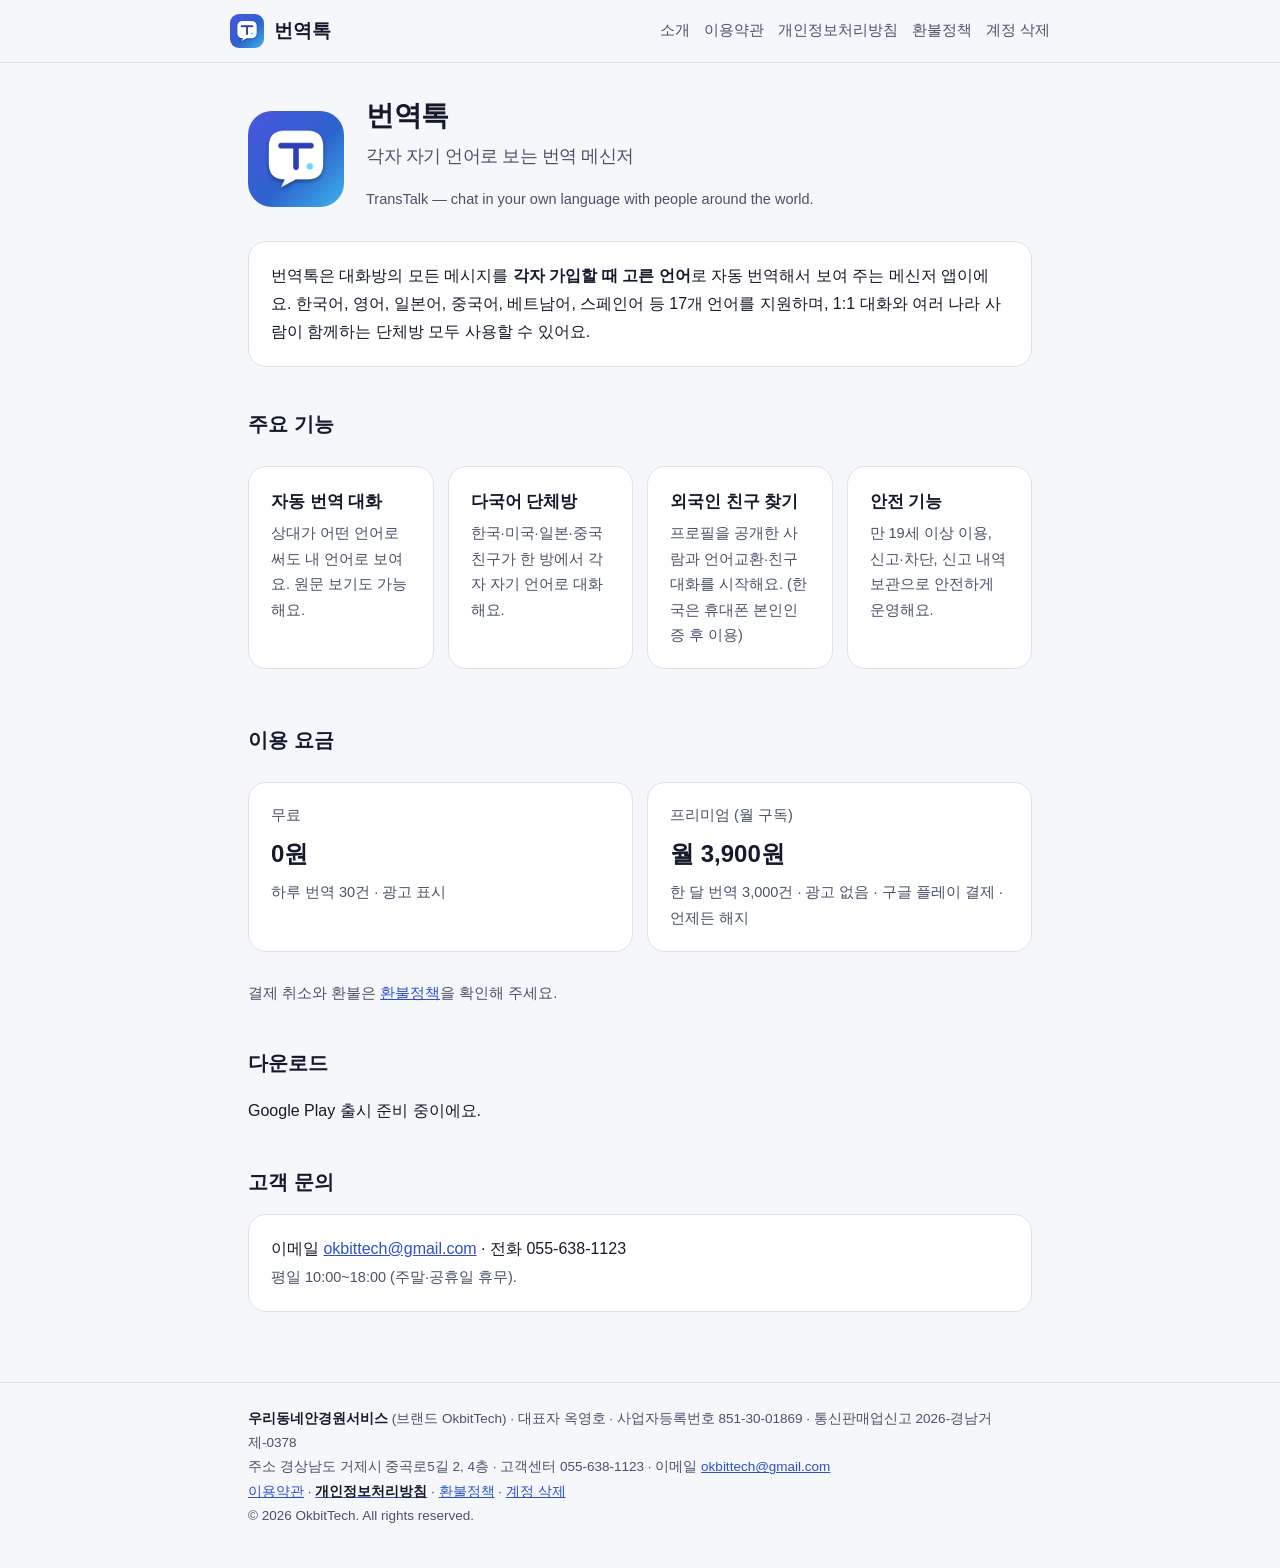
<file: index.html>
<!doctype html>
<html lang="ko"><head><meta charset="utf-8"><meta name="viewport" content="width=device-width,initial-scale=1">
<title>번역톡 · 각자 자기 언어로 대화하는 메신저</title><link rel="icon" href="icon.png"><link rel="stylesheet" href="style.css"></head><body>
<header class="top"><div class="wrap nav"><a class="brand" href="./"><img src="icon.png" alt="">번역톡</a><a class="l" href="./">소개</a><a class="l" href="terms.html">이용약관</a><a class="l" href="privacy.html">개인정보처리방침</a><a class="l" href="refund.html">환불정책</a><a class="l" href="delete-account.html">계정 삭제</a></div></header>
<main><div class="wrap">

<section class="hero"><img src="icon.png" alt="번역톡 아이콘">
<div><h1>번역톡<br><span class="m" style="font-size:18px;font-weight:500">각자 자기 언어로 보는 번역 메신저</span></h1>
<p class="m">TransTalk — chat in your own language with people around the world.</p></div></section>

<div class="card"><p style="margin:0">번역톡은 대화방의 모든 메시지를 <b>각자 가입할 때 고른 언어</b>로 자동 번역해서 보여 주는 메신저 앱이에요. 한국어, 영어, 일본어, 중국어, 베트남어, 스페인어 등 17개 언어를 지원하며, 1:1 대화와 여러 나라 사람이 함께하는 단체방 모두 사용할 수 있어요.</p></div>

<h2>주요 기능</h2>
<div class="grid">
<div class="card"><h3 style="margin-top:0">자동 번역 대화</h3><p class="m" style="margin:0">상대가 어떤 언어로 써도 내 언어로 보여요. 원문 보기도 가능해요.</p></div>
<div class="card"><h3 style="margin-top:0">다국어 단체방</h3><p class="m" style="margin:0">한국·미국·일본·중국 친구가 한 방에서 각자 자기 언어로 대화해요.</p></div>
<div class="card"><h3 style="margin-top:0">외국인 친구 찾기</h3><p class="m" style="margin:0">프로필을 공개한 사람과 언어교환·친구 대화를 시작해요. (한국은 휴대폰 본인인증 후 이용)</p></div>
<div class="card"><h3 style="margin-top:0">안전 기능</h3><p class="m" style="margin:0">만 19세 이상 이용, 신고·차단, 신고 내역 보관으로 안전하게 운영해요.</p></div>
</div>

<h2>이용 요금</h2>
<div class="grid">
<div class="card"><p class="m" style="margin:0">무료</p><p class="price" style="margin:.2em 0">0원</p><p class="m" style="margin:0">하루 번역 30건 · 광고 표시</p></div>
<div class="card"><p class="m" style="margin:0">프리미엄 (월 구독)</p><p class="price" style="margin:.2em 0">월 3,900원</p><p class="m" style="margin:0">한 달 번역 3,000건 · 광고 없음 · 구글 플레이 결제 · 언제든 해지</p></div>
</div>
<p class="m">결제 취소와 환불은 <a href="refund.html">환불정책</a>을 확인해 주세요.</p>

<h2>다운로드</h2>
<p>Google Play 출시 준비 중이에요.</p>

<h2>고객 문의</h2>
<div class="card"><p style="margin:0">이메일 <a href="mailto:okbittech@gmail.com">okbittech@gmail.com</a> · 전화 055-638-1123<br><span class="m">평일 10:00~18:00 (주말·공휴일 휴무).</span></p></div>

</div></main>
<footer><div class="wrap"><b>우리동네안경원서비스</b> (브랜드 OkbitTech) · 대표자 옥영호 · 사업자등록번호 851-30-01869 · 통신판매업신고 2026-경남거제-0378<br>주소 경상남도 거제시 중곡로5길 2, 4층 · 고객센터 055-638-1123 · 이메일 <a href="mailto:okbittech@gmail.com">okbittech@gmail.com</a><br><a href="terms.html">이용약관</a> · <a href="privacy.html"><b>개인정보처리방침</b></a> · <a href="refund.html">환불정책</a> · <a href="delete-account.html">계정 삭제</a><br>© 2026 OkbitTech. All rights reserved.</div></footer>
</body></html>
</file>
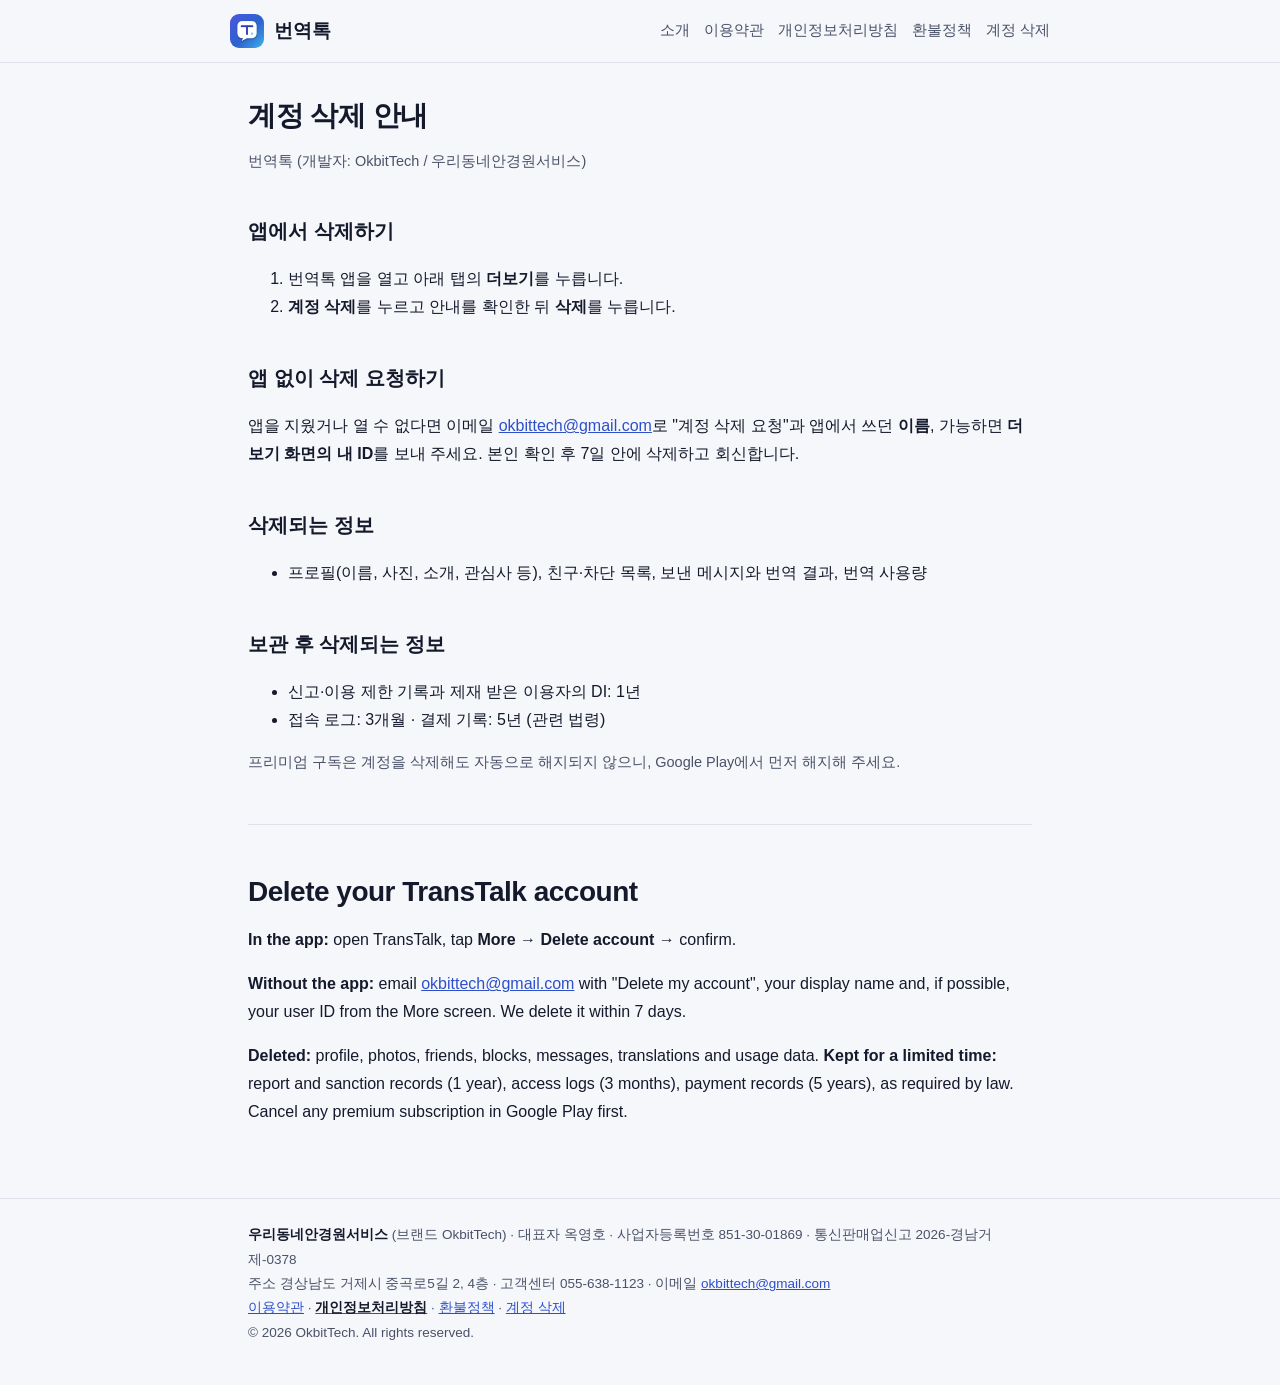
<file: delete-account.html>
<!doctype html>
<html lang="ko"><head><meta charset="utf-8"><meta name="viewport" content="width=device-width,initial-scale=1">
<title>번역톡 계정 삭제 안내 / Delete your account</title><link rel="icon" href="icon.png"><link rel="stylesheet" href="style.css"></head><body>
<header class="top"><div class="wrap nav"><a class="brand" href="./"><img src="icon.png" alt="">번역톡</a><a class="l" href="./">소개</a><a class="l" href="terms.html">이용약관</a><a class="l" href="privacy.html">개인정보처리방침</a><a class="l" href="refund.html">환불정책</a><a class="l" href="delete-account.html">계정 삭제</a></div></header>
<main><div class="wrap">

<h1>계정 삭제 안내</h1><p class="m">번역톡 (개발자: OkbitTech / 우리동네안경원서비스)</p>
<h2>앱에서 삭제하기</h2><ol>
<li>번역톡 앱을 열고 아래 탭의 <b>더보기</b>를 누릅니다.</li>
<li><b>계정 삭제</b>를 누르고 안내를 확인한 뒤 <b>삭제</b>를 누릅니다.</li></ol>
<h2>앱 없이 삭제 요청하기</h2>
<p>앱을 지웠거나 열 수 없다면 이메일 <a href="mailto:okbittech@gmail.com?subject=%EB%B2%88%EC%97%AD%ED%86%A1%20%EA%B3%84%EC%A0%95%20%EC%82%AD%EC%A0%9C%20%EC%9A%94%EC%B2%AD">okbittech@gmail.com</a>로 "계정 삭제 요청"과 앱에서 쓰던 <b>이름</b>, 가능하면 <b>더보기 화면의 내 ID</b>를 보내 주세요. 본인 확인 후 7일 안에 삭제하고 회신합니다.</p>
<h2>삭제되는 정보</h2><ul>
<li>프로필(이름, 사진, 소개, 관심사 등), 친구·차단 목록, 보낸 메시지와 번역 결과, 번역 사용량</li></ul>
<h2>보관 후 삭제되는 정보</h2><ul>
<li>신고·이용 제한 기록과 제재 받은 이용자의 DI: 1년</li>
<li>접속 로그: 3개월 · 결제 기록: 5년 (관련 법령)</li></ul>
<p class="m">프리미엄 구독은 계정을 삭제해도 자동으로 해지되지 않으니, Google Play에서 먼저 해지해 주세요.</p>

<hr style="border:0;border-top:1px solid var(--line);margin:48px 0">
<section lang="en">
<h1>Delete your TransTalk account</h1>
<p><b>In the app:</b> open TransTalk, tap <b>More</b> → <b>Delete account</b> → confirm.</p>
<p><b>Without the app:</b> email <a href="mailto:okbittech@gmail.com?subject=TransTalk%20account%20deletion">okbittech@gmail.com</a> with "Delete my account", your display name and, if possible, your user ID from the More screen. We delete it within 7 days.</p>
<p><b>Deleted:</b> profile, photos, friends, blocks, messages, translations and usage data. <b>Kept for a limited time:</b> report and sanction records (1 year), access logs (3 months), payment records (5 years), as required by law. Cancel any premium subscription in Google Play first.</p>
</section>

</div></main>
<footer><div class="wrap"><b>우리동네안경원서비스</b> (브랜드 OkbitTech) · 대표자 옥영호 · 사업자등록번호 851-30-01869 · 통신판매업신고 2026-경남거제-0378<br>주소 경상남도 거제시 중곡로5길 2, 4층 · 고객센터 055-638-1123 · 이메일 <a href="mailto:okbittech@gmail.com">okbittech@gmail.com</a><br><a href="terms.html">이용약관</a> · <a href="privacy.html"><b>개인정보처리방침</b></a> · <a href="refund.html">환불정책</a> · <a href="delete-account.html">계정 삭제</a><br>© 2026 OkbitTech. All rights reserved.</div></footer>
</body></html>
</file>
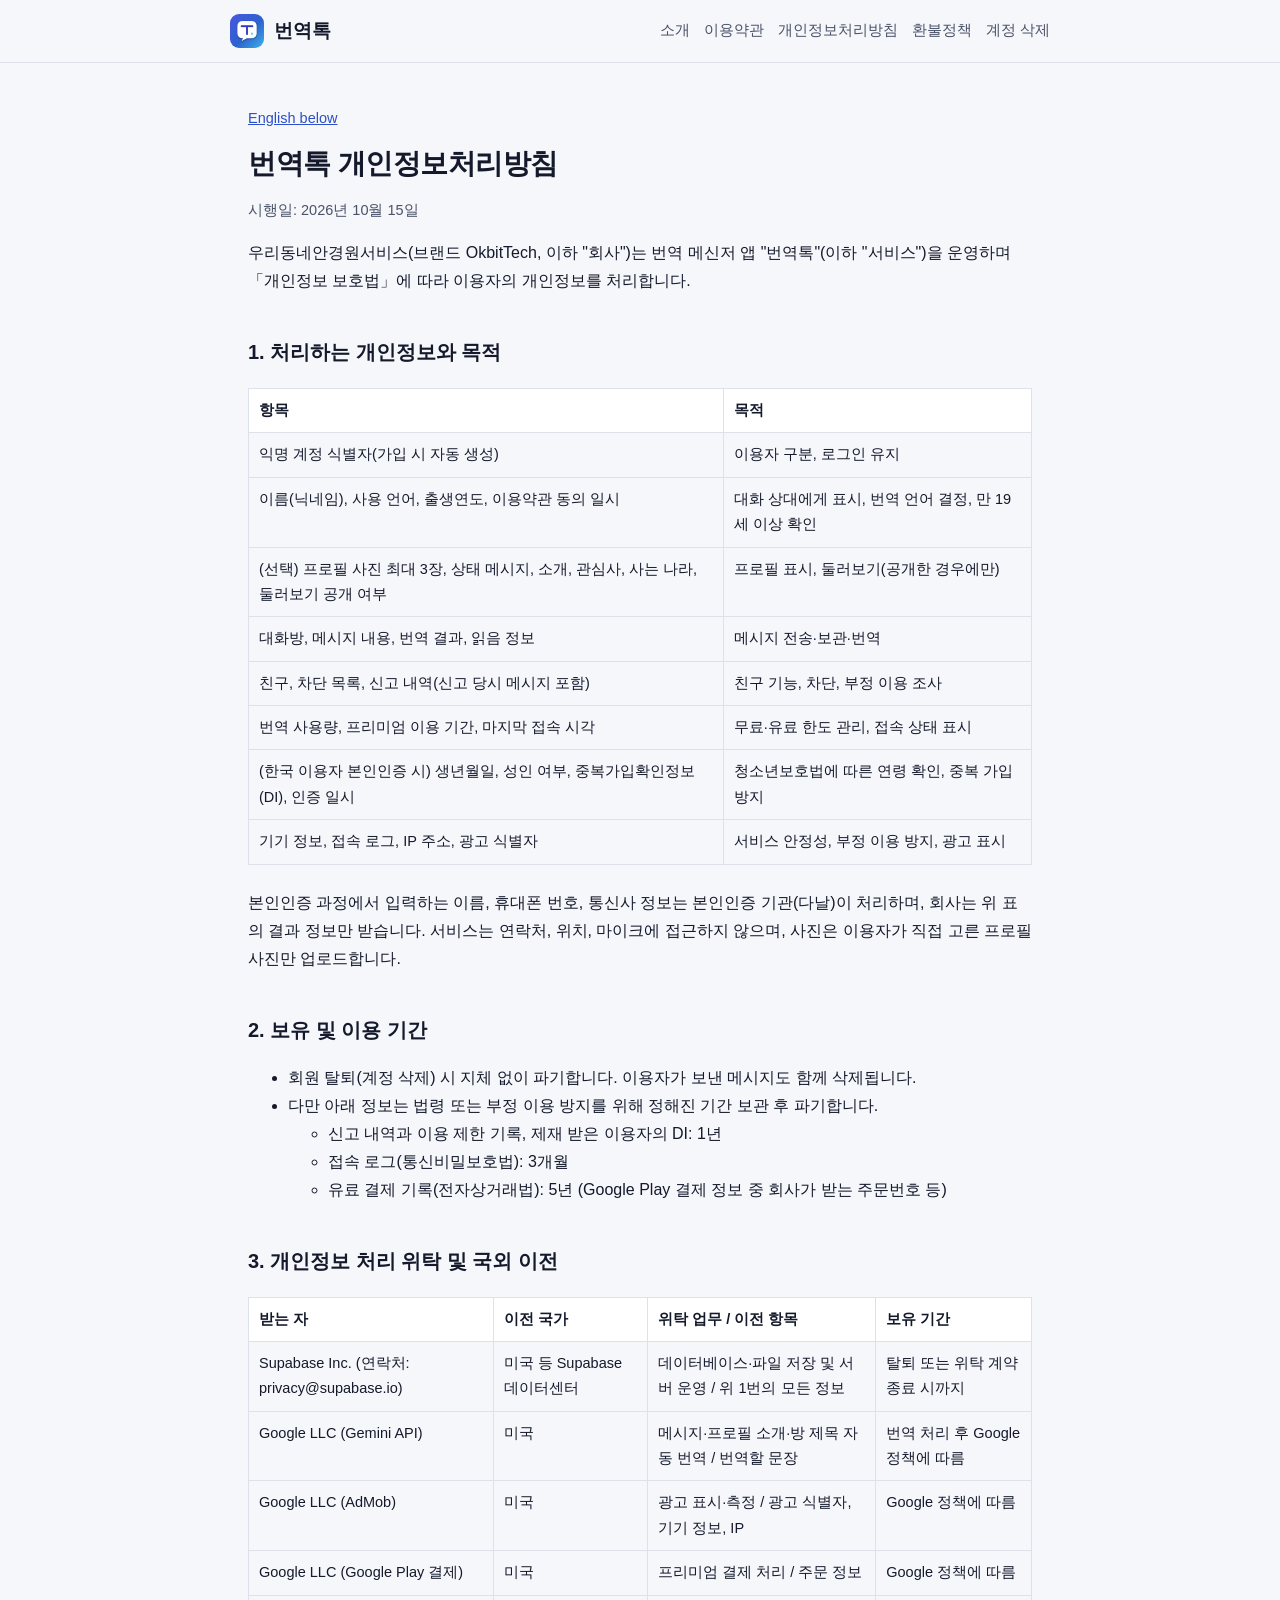
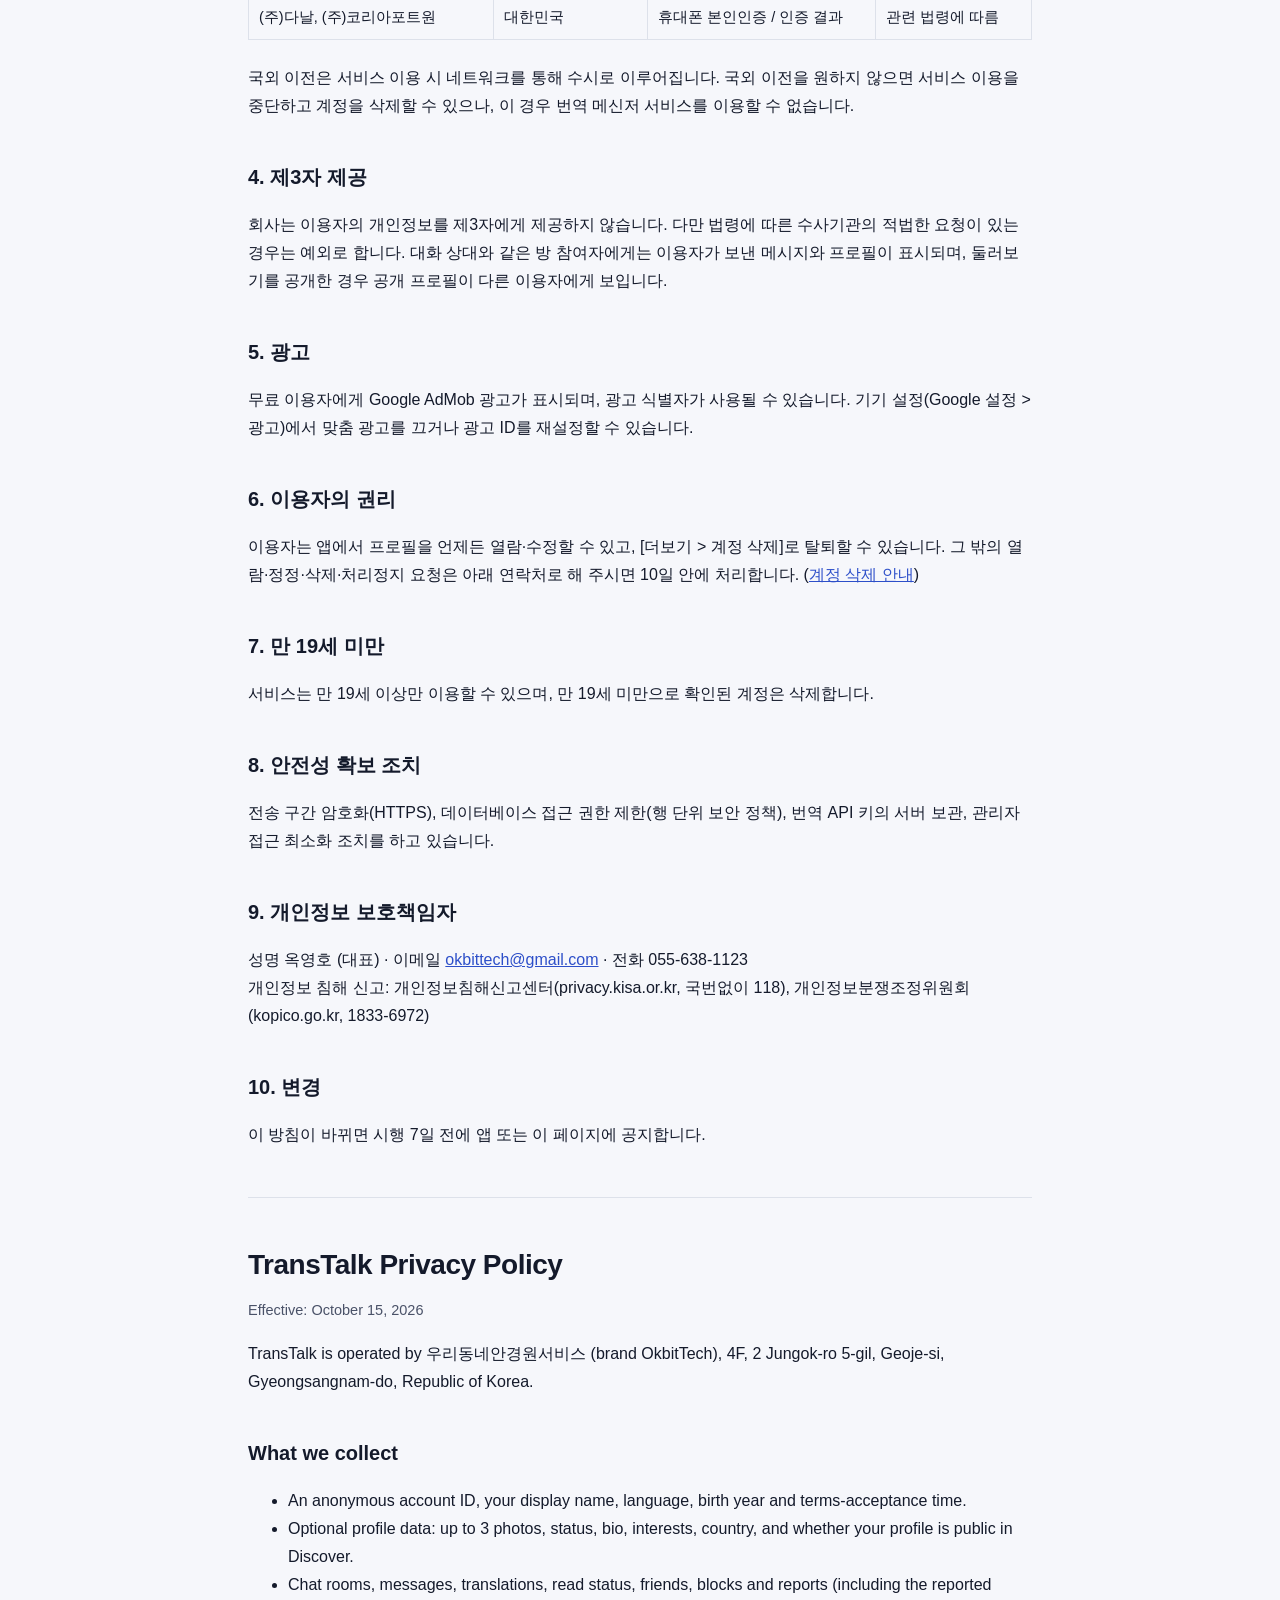
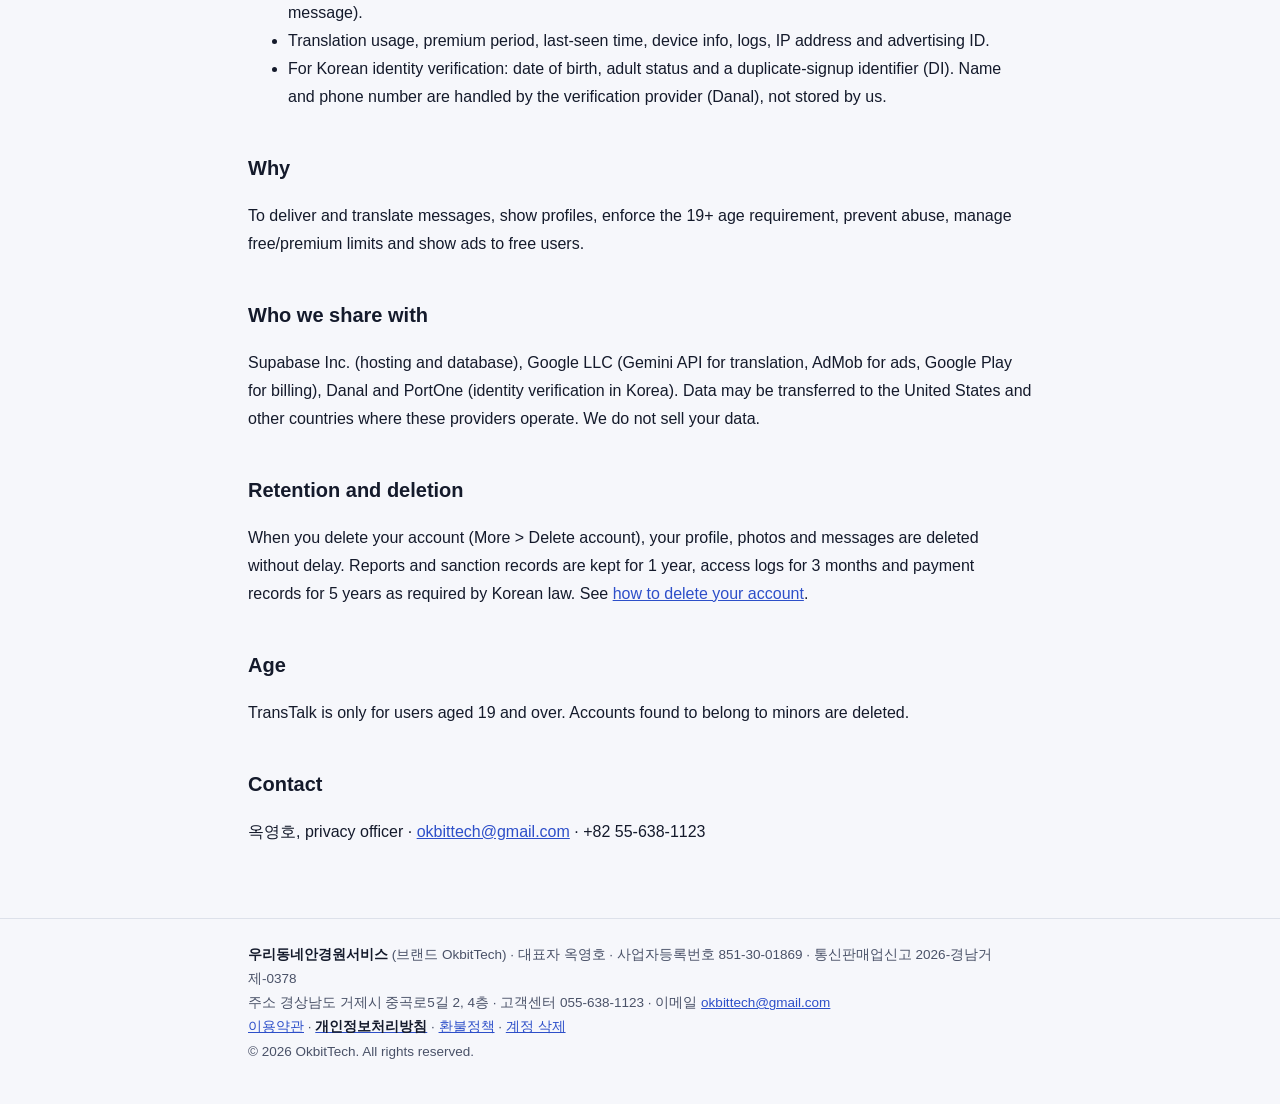
<file: privacy.html>
<!doctype html>
<html lang="ko"><head><meta charset="utf-8"><meta name="viewport" content="width=device-width,initial-scale=1">
<title>번역톡 개인정보처리방침 / Privacy Policy</title><link rel="icon" href="icon.png"><link rel="stylesheet" href="style.css"></head><body>
<header class="top"><div class="wrap nav"><a class="brand" href="./"><img src="icon.png" alt="">번역톡</a><a class="l" href="./">소개</a><a class="l" href="terms.html">이용약관</a><a class="l" href="privacy.html">개인정보처리방침</a><a class="l" href="refund.html">환불정책</a><a class="l" href="delete-account.html">계정 삭제</a></div></header>
<main><div class="wrap">

<p class="m"><a href="#en">English below</a></p>
<h1>번역톡 개인정보처리방침</h1><p class="m">시행일: 2026년 10월 15일</p>
<p>우리동네안경원서비스(브랜드 OkbitTech, 이하 "회사")는 번역 메신저 앱 "번역톡"(이하 "서비스")을 운영하며 「개인정보 보호법」에 따라 이용자의 개인정보를 처리합니다.</p>

<h2>1. 처리하는 개인정보와 목적</h2>
<div class="tbl"><table>
<tr><th>항목</th><th>목적</th></tr>
<tr><td>익명 계정 식별자(가입 시 자동 생성)</td><td>이용자 구분, 로그인 유지</td></tr>
<tr><td>이름(닉네임), 사용 언어, 출생연도, 이용약관 동의 일시</td><td>대화 상대에게 표시, 번역 언어 결정, 만 19세 이상 확인</td></tr>
<tr><td>(선택) 프로필 사진 최대 3장, 상태 메시지, 소개, 관심사, 사는 나라, 둘러보기 공개 여부</td><td>프로필 표시, 둘러보기(공개한 경우에만)</td></tr>
<tr><td>대화방, 메시지 내용, 번역 결과, 읽음 정보</td><td>메시지 전송·보관·번역</td></tr>
<tr><td>친구, 차단 목록, 신고 내역(신고 당시 메시지 포함)</td><td>친구 기능, 차단, 부정 이용 조사</td></tr>
<tr><td>번역 사용량, 프리미엄 이용 기간, 마지막 접속 시각</td><td>무료·유료 한도 관리, 접속 상태 표시</td></tr>
<tr><td>(한국 이용자 본인인증 시) 생년월일, 성인 여부, 중복가입확인정보(DI), 인증 일시</td><td>청소년보호법에 따른 연령 확인, 중복 가입 방지</td></tr>
<tr><td>기기 정보, 접속 로그, IP 주소, 광고 식별자</td><td>서비스 안정성, 부정 이용 방지, 광고 표시</td></tr>
</table></div>
<p>본인인증 과정에서 입력하는 이름, 휴대폰 번호, 통신사 정보는 본인인증 기관(다날)이 처리하며, 회사는 위 표의 결과 정보만 받습니다. 서비스는 연락처, 위치, 마이크에 접근하지 않으며, 사진은 이용자가 직접 고른 프로필 사진만 업로드합니다.</p>

<h2>2. 보유 및 이용 기간</h2>
<ul>
<li>회원 탈퇴(계정 삭제) 시 지체 없이 파기합니다. 이용자가 보낸 메시지도 함께 삭제됩니다.</li>
<li>다만 아래 정보는 법령 또는 부정 이용 방지를 위해 정해진 기간 보관 후 파기합니다.
<ul><li>신고 내역과 이용 제한 기록, 제재 받은 이용자의 DI: 1년</li>
<li>접속 로그(통신비밀보호법): 3개월</li>
<li>유료 결제 기록(전자상거래법): 5년 (Google Play 결제 정보 중 회사가 받는 주문번호 등)</li></ul></li>
</ul>

<h2>3. 개인정보 처리 위탁 및 국외 이전</h2>
<div class="tbl"><table>
<tr><th>받는 자</th><th>이전 국가</th><th>위탁 업무 / 이전 항목</th><th>보유 기간</th></tr>
<tr><td>Supabase Inc. (연락처: privacy@supabase.io)</td><td>미국 등 Supabase 데이터센터</td><td>데이터베이스·파일 저장 및 서버 운영 / 위 1번의 모든 정보</td><td>탈퇴 또는 위탁 계약 종료 시까지</td></tr>
<tr><td>Google LLC (Gemini API)</td><td>미국</td><td>메시지·프로필 소개·방 제목 자동 번역 / 번역할 문장</td><td>번역 처리 후 Google 정책에 따름</td></tr>
<tr><td>Google LLC (AdMob)</td><td>미국</td><td>광고 표시·측정 / 광고 식별자, 기기 정보, IP</td><td>Google 정책에 따름</td></tr>
<tr><td>Google LLC (Google Play 결제)</td><td>미국</td><td>프리미엄 결제 처리 / 주문 정보</td><td>Google 정책에 따름</td></tr>
<tr><td>(주)다날, (주)코리아포트원</td><td>대한민국</td><td>휴대폰 본인인증 / 인증 결과</td><td>관련 법령에 따름</td></tr>
</table></div>
<p>국외 이전은 서비스 이용 시 네트워크를 통해 수시로 이루어집니다. 국외 이전을 원하지 않으면 서비스 이용을 중단하고 계정을 삭제할 수 있으나, 이 경우 번역 메신저 서비스를 이용할 수 없습니다.</p>

<h2>4. 제3자 제공</h2><p>회사는 이용자의 개인정보를 제3자에게 제공하지 않습니다. 다만 법령에 따른 수사기관의 적법한 요청이 있는 경우는 예외로 합니다. 대화 상대와 같은 방 참여자에게는 이용자가 보낸 메시지와 프로필이 표시되며, 둘러보기를 공개한 경우 공개 프로필이 다른 이용자에게 보입니다.</p>

<h2>5. 광고</h2><p>무료 이용자에게 Google AdMob 광고가 표시되며, 광고 식별자가 사용될 수 있습니다. 기기 설정(Google 설정 &gt; 광고)에서 맞춤 광고를 끄거나 광고 ID를 재설정할 수 있습니다.</p>

<h2>6. 이용자의 권리</h2><p>이용자는 앱에서 프로필을 언제든 열람·수정할 수 있고, [더보기 &gt; 계정 삭제]로 탈퇴할 수 있습니다. 그 밖의 열람·정정·삭제·처리정지 요청은 아래 연락처로 해 주시면 10일 안에 처리합니다. (<a href="delete-account.html">계정 삭제 안내</a>)</p>

<h2>7. 만 19세 미만</h2><p>서비스는 만 19세 이상만 이용할 수 있으며, 만 19세 미만으로 확인된 계정은 삭제합니다.</p>

<h2>8. 안전성 확보 조치</h2><p>전송 구간 암호화(HTTPS), 데이터베이스 접근 권한 제한(행 단위 보안 정책), 번역 API 키의 서버 보관, 관리자 접근 최소화 조치를 하고 있습니다.</p>

<h2>9. 개인정보 보호책임자</h2><p>성명 옥영호 (대표) · 이메일 <a href="mailto:okbittech@gmail.com">okbittech@gmail.com</a> · 전화 055-638-1123<br>
개인정보 침해 신고: 개인정보침해신고센터(privacy.kisa.or.kr, 국번없이 118), 개인정보분쟁조정위원회(kopico.go.kr, 1833-6972)</p>

<h2>10. 변경</h2><p>이 방침이 바뀌면 시행 7일 전에 앱 또는 이 페이지에 공지합니다.</p>

<hr style="border:0;border-top:1px solid var(--line);margin:48px 0">
<section id="en" lang="en">
<h1>TransTalk Privacy Policy</h1><p class="m">Effective: October 15, 2026</p>
<p>TransTalk is operated by 우리동네안경원서비스 (brand OkbitTech), 4F, 2 Jungok-ro 5-gil, Geoje-si, Gyeongsangnam-do, Republic of Korea.</p>
<h2>What we collect</h2><ul>
<li>An anonymous account ID, your display name, language, birth year and terms-acceptance time.</li>
<li>Optional profile data: up to 3 photos, status, bio, interests, country, and whether your profile is public in Discover.</li>
<li>Chat rooms, messages, translations, read status, friends, blocks and reports (including the reported message).</li>
<li>Translation usage, premium period, last-seen time, device info, logs, IP address and advertising ID.</li>
<li>For Korean identity verification: date of birth, adult status and a duplicate-signup identifier (DI). Name and phone number are handled by the verification provider (Danal), not stored by us.</li></ul>
<h2>Why</h2><p>To deliver and translate messages, show profiles, enforce the 19+ age requirement, prevent abuse, manage free/premium limits and show ads to free users.</p>
<h2>Who we share with</h2><p>Supabase Inc. (hosting and database), Google LLC (Gemini API for translation, AdMob for ads, Google Play for billing), Danal and PortOne (identity verification in Korea). Data may be transferred to the United States and other countries where these providers operate. We do not sell your data.</p>
<h2>Retention and deletion</h2><p>When you delete your account (More &gt; Delete account), your profile, photos and messages are deleted without delay. Reports and sanction records are kept for 1 year, access logs for 3 months and payment records for 5 years as required by Korean law. See <a href="delete-account.html">how to delete your account</a>.</p>
<h2>Age</h2><p>TransTalk is only for users aged 19 and over. Accounts found to belong to minors are deleted.</p>
<h2>Contact</h2><p>옥영호, privacy officer · <a href="mailto:okbittech@gmail.com">okbittech@gmail.com</a> · +82 55-638-1123</p>
</section>

</div></main>
<footer><div class="wrap"><b>우리동네안경원서비스</b> (브랜드 OkbitTech) · 대표자 옥영호 · 사업자등록번호 851-30-01869 · 통신판매업신고 2026-경남거제-0378<br>주소 경상남도 거제시 중곡로5길 2, 4층 · 고객센터 055-638-1123 · 이메일 <a href="mailto:okbittech@gmail.com">okbittech@gmail.com</a><br><a href="terms.html">이용약관</a> · <a href="privacy.html"><b>개인정보처리방침</b></a> · <a href="refund.html">환불정책</a> · <a href="delete-account.html">계정 삭제</a><br>© 2026 OkbitTech. All rights reserved.</div></footer>
</body></html>
</file>
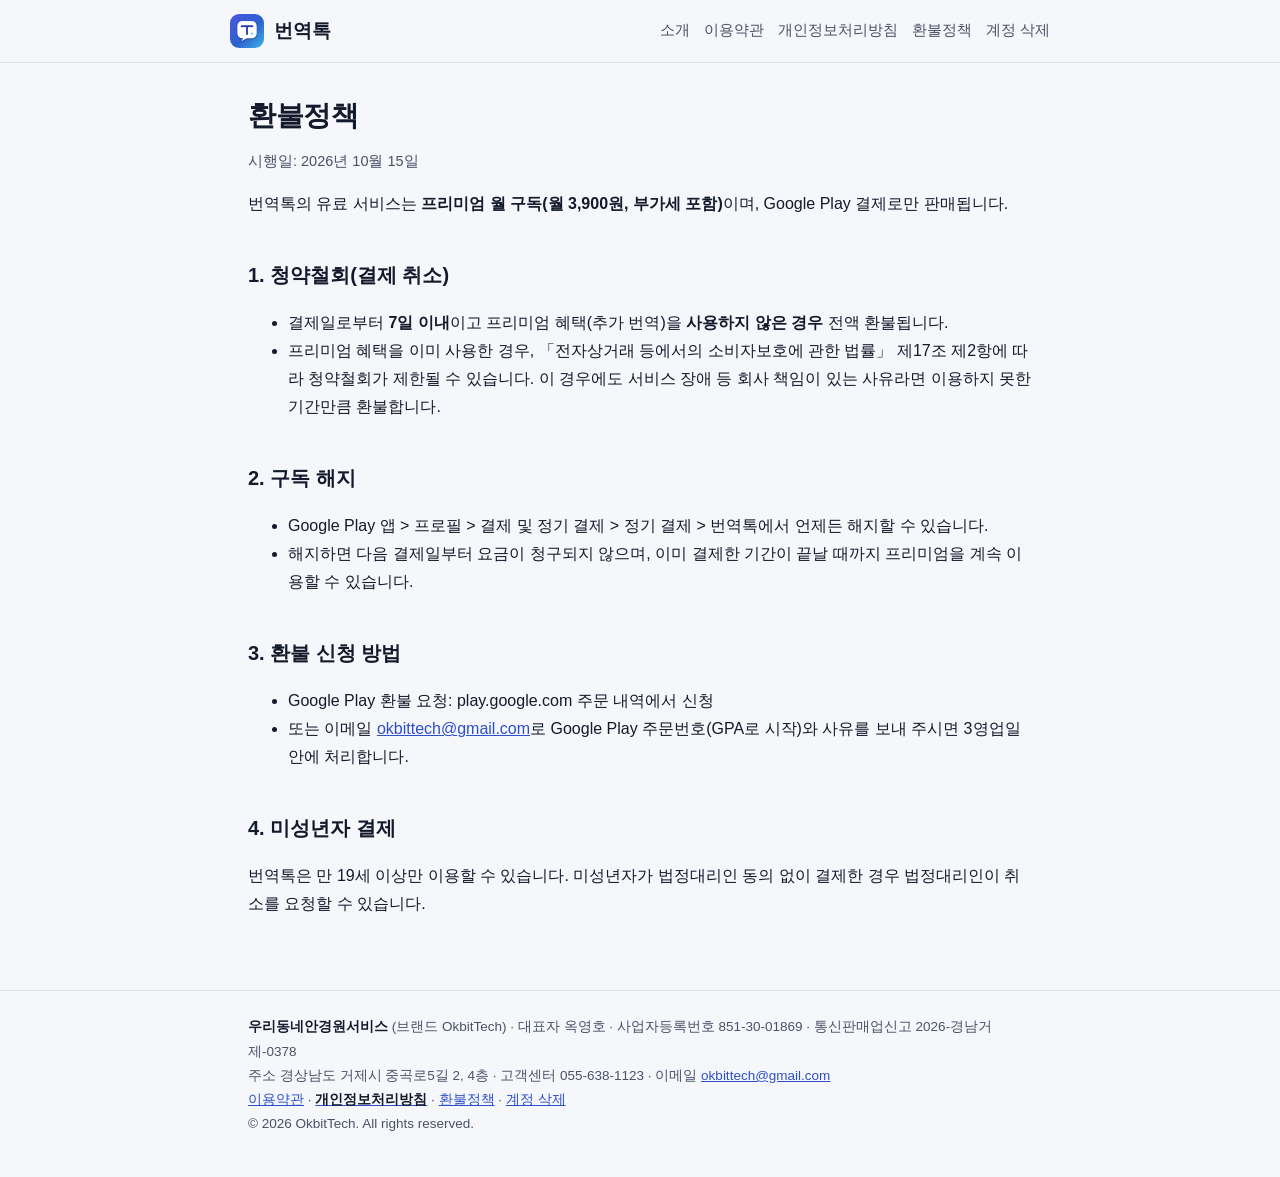
<file: refund.html>
<!doctype html>
<html lang="ko"><head><meta charset="utf-8"><meta name="viewport" content="width=device-width,initial-scale=1">
<title>번역톡 환불정책</title><link rel="icon" href="icon.png"><link rel="stylesheet" href="style.css"></head><body>
<header class="top"><div class="wrap nav"><a class="brand" href="./"><img src="icon.png" alt="">번역톡</a><a class="l" href="./">소개</a><a class="l" href="terms.html">이용약관</a><a class="l" href="privacy.html">개인정보처리방침</a><a class="l" href="refund.html">환불정책</a><a class="l" href="delete-account.html">계정 삭제</a></div></header>
<main><div class="wrap">

<h1>환불정책</h1><p class="m">시행일: 2026년 10월 15일</p>
<p>번역톡의 유료 서비스는 <b>프리미엄 월 구독(월 3,900원, 부가세 포함)</b>이며, Google Play 결제로만 판매됩니다.</p>
<h2>1. 청약철회(결제 취소)</h2>
<ul>
<li>결제일로부터 <b>7일 이내</b>이고 프리미엄 혜택(추가 번역)을 <b>사용하지 않은 경우</b> 전액 환불됩니다.</li>
<li>프리미엄 혜택을 이미 사용한 경우, 「전자상거래 등에서의 소비자보호에 관한 법률」 제17조 제2항에 따라 청약철회가 제한될 수 있습니다. 이 경우에도 서비스 장애 등 회사 책임이 있는 사유라면 이용하지 못한 기간만큼 환불합니다.</li>
</ul>
<h2>2. 구독 해지</h2>
<ul>
<li>Google Play 앱 &gt; 프로필 &gt; 결제 및 정기 결제 &gt; 정기 결제 &gt; 번역톡에서 언제든 해지할 수 있습니다.</li>
<li>해지하면 다음 결제일부터 요금이 청구되지 않으며, 이미 결제한 기간이 끝날 때까지 프리미엄을 계속 이용할 수 있습니다.</li>
</ul>
<h2>3. 환불 신청 방법</h2>
<ul>
<li>Google Play 환불 요청: play.google.com 주문 내역에서 신청</li>
<li>또는 이메일 <a href="mailto:okbittech@gmail.com">okbittech@gmail.com</a>로 Google Play 주문번호(GPA로 시작)와 사유를 보내 주시면 3영업일 안에 처리합니다.</li>
</ul>
<h2>4. 미성년자 결제</h2>
<p>번역톡은 만 19세 이상만 이용할 수 있습니다. 미성년자가 법정대리인 동의 없이 결제한 경우 법정대리인이 취소를 요청할 수 있습니다.</p>

</div></main>
<footer><div class="wrap"><b>우리동네안경원서비스</b> (브랜드 OkbitTech) · 대표자 옥영호 · 사업자등록번호 851-30-01869 · 통신판매업신고 2026-경남거제-0378<br>주소 경상남도 거제시 중곡로5길 2, 4층 · 고객센터 055-638-1123 · 이메일 <a href="mailto:okbittech@gmail.com">okbittech@gmail.com</a><br><a href="terms.html">이용약관</a> · <a href="privacy.html"><b>개인정보처리방침</b></a> · <a href="refund.html">환불정책</a> · <a href="delete-account.html">계정 삭제</a><br>© 2026 OkbitTech. All rights reserved.</div></footer>
</body></html>
</file>
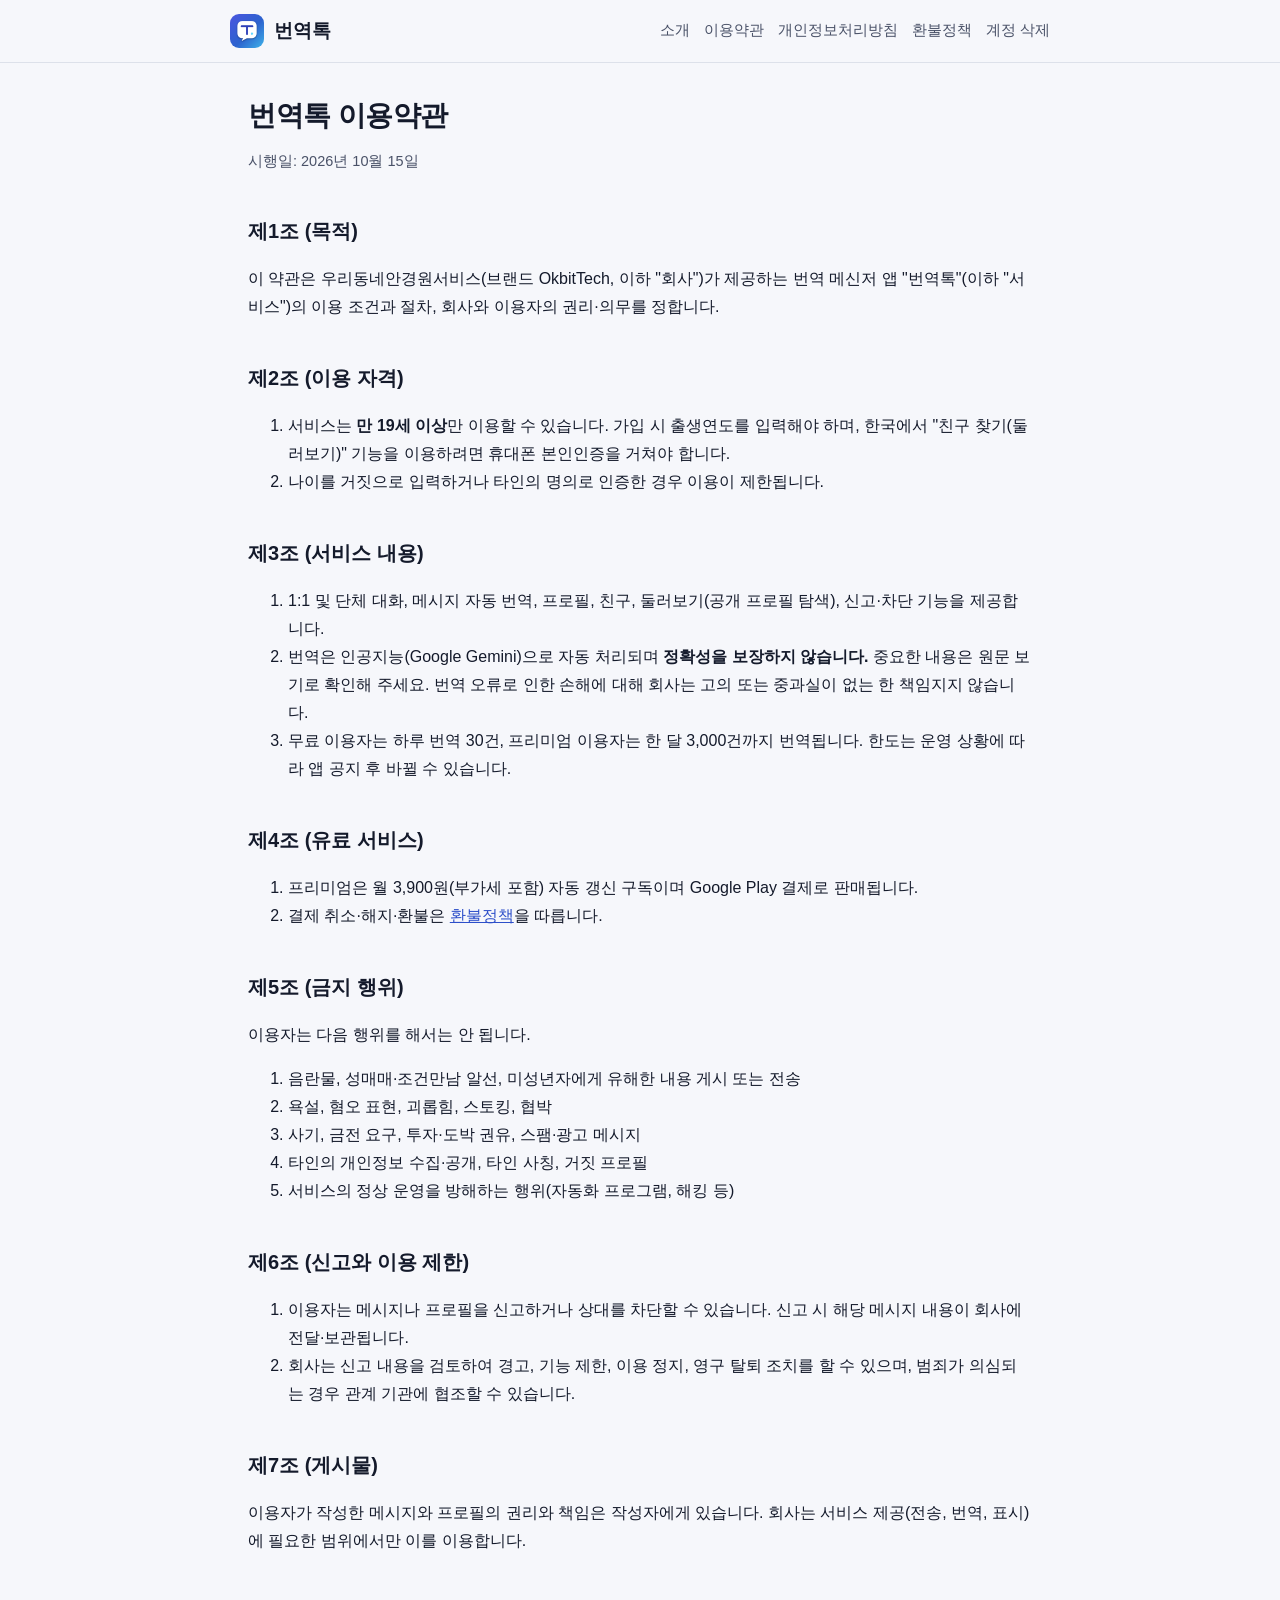
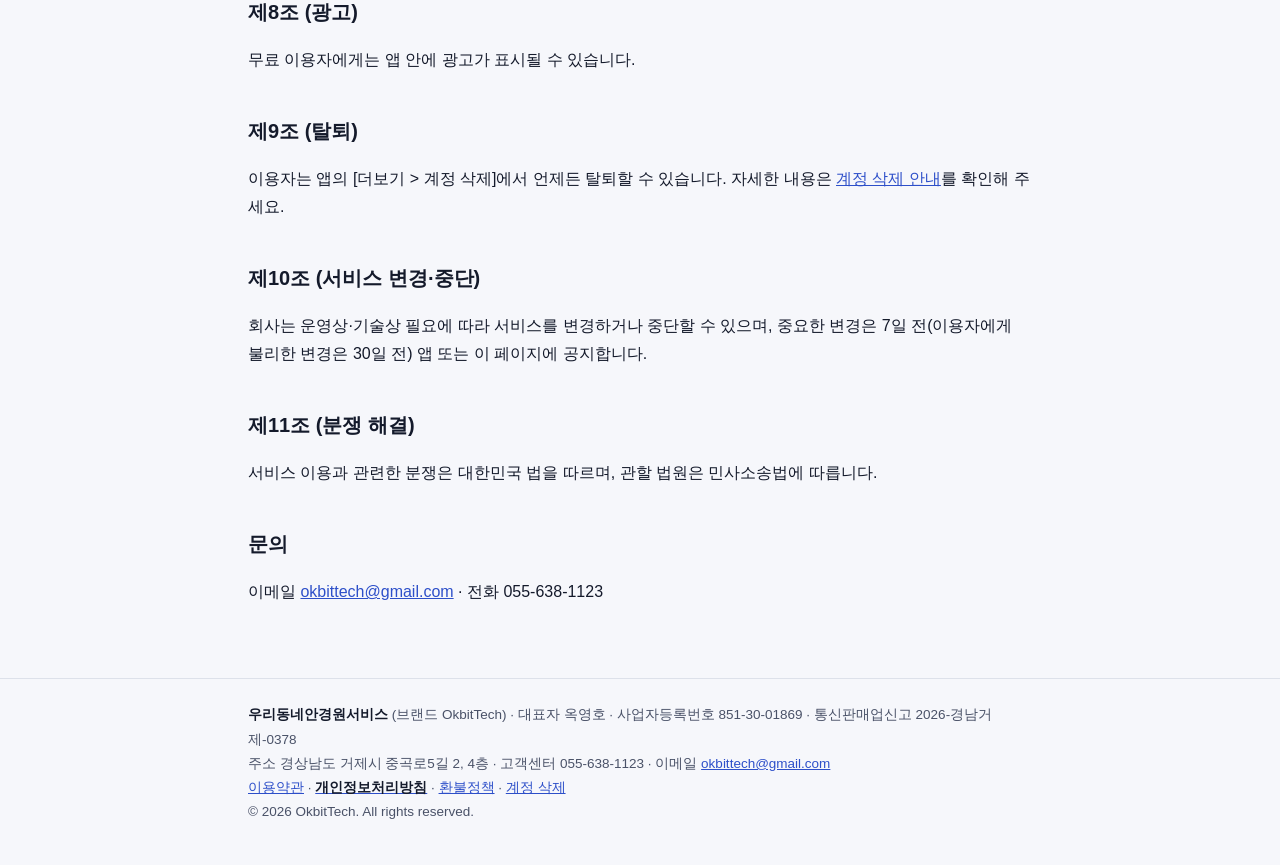
<file: terms.html>
<!doctype html>
<html lang="ko"><head><meta charset="utf-8"><meta name="viewport" content="width=device-width,initial-scale=1">
<title>번역톡 이용약관</title><link rel="icon" href="icon.png"><link rel="stylesheet" href="style.css"></head><body>
<header class="top"><div class="wrap nav"><a class="brand" href="./"><img src="icon.png" alt="">번역톡</a><a class="l" href="./">소개</a><a class="l" href="terms.html">이용약관</a><a class="l" href="privacy.html">개인정보처리방침</a><a class="l" href="refund.html">환불정책</a><a class="l" href="delete-account.html">계정 삭제</a></div></header>
<main><div class="wrap">

<h1>번역톡 이용약관</h1><p class="m">시행일: 2026년 10월 15일</p>
<h2>제1조 (목적)</h2><p>이 약관은 우리동네안경원서비스(브랜드 OkbitTech, 이하 "회사")가 제공하는 번역 메신저 앱 "번역톡"(이하 "서비스")의 이용 조건과 절차, 회사와 이용자의 권리·의무를 정합니다.</p>
<h2>제2조 (이용 자격)</h2><ol>
<li>서비스는 <b>만 19세 이상</b>만 이용할 수 있습니다. 가입 시 출생연도를 입력해야 하며, 한국에서 "친구 찾기(둘러보기)" 기능을 이용하려면 휴대폰 본인인증을 거쳐야 합니다.</li>
<li>나이를 거짓으로 입력하거나 타인의 명의로 인증한 경우 이용이 제한됩니다.</li></ol>
<h2>제3조 (서비스 내용)</h2><ol>
<li>1:1 및 단체 대화, 메시지 자동 번역, 프로필, 친구, 둘러보기(공개 프로필 탐색), 신고·차단 기능을 제공합니다.</li>
<li>번역은 인공지능(Google Gemini)으로 자동 처리되며 <b>정확성을 보장하지 않습니다.</b> 중요한 내용은 원문 보기로 확인해 주세요. 번역 오류로 인한 손해에 대해 회사는 고의 또는 중과실이 없는 한 책임지지 않습니다.</li>
<li>무료 이용자는 하루 번역 30건, 프리미엄 이용자는 한 달 3,000건까지 번역됩니다. 한도는 운영 상황에 따라 앱 공지 후 바뀔 수 있습니다.</li></ol>
<h2>제4조 (유료 서비스)</h2><ol>
<li>프리미엄은 월 3,900원(부가세 포함) 자동 갱신 구독이며 Google Play 결제로 판매됩니다.</li>
<li>결제 취소·해지·환불은 <a href="refund.html">환불정책</a>을 따릅니다.</li></ol>
<h2>제5조 (금지 행위)</h2><p>이용자는 다음 행위를 해서는 안 됩니다.</p><ol>
<li>음란물, 성매매·조건만남 알선, 미성년자에게 유해한 내용 게시 또는 전송</li>
<li>욕설, 혐오 표현, 괴롭힘, 스토킹, 협박</li>
<li>사기, 금전 요구, 투자·도박 권유, 스팸·광고 메시지</li>
<li>타인의 개인정보 수집·공개, 타인 사칭, 거짓 프로필</li>
<li>서비스의 정상 운영을 방해하는 행위(자동화 프로그램, 해킹 등)</li></ol>
<h2>제6조 (신고와 이용 제한)</h2><ol>
<li>이용자는 메시지나 프로필을 신고하거나 상대를 차단할 수 있습니다. 신고 시 해당 메시지 내용이 회사에 전달·보관됩니다.</li>
<li>회사는 신고 내용을 검토하여 경고, 기능 제한, 이용 정지, 영구 탈퇴 조치를 할 수 있으며, 범죄가 의심되는 경우 관계 기관에 협조할 수 있습니다.</li></ol>
<h2>제7조 (게시물)</h2><p>이용자가 작성한 메시지와 프로필의 권리와 책임은 작성자에게 있습니다. 회사는 서비스 제공(전송, 번역, 표시)에 필요한 범위에서만 이를 이용합니다.</p>
<h2>제8조 (광고)</h2><p>무료 이용자에게는 앱 안에 광고가 표시될 수 있습니다.</p>
<h2>제9조 (탈퇴)</h2><p>이용자는 앱의 [더보기 &gt; 계정 삭제]에서 언제든 탈퇴할 수 있습니다. 자세한 내용은 <a href="delete-account.html">계정 삭제 안내</a>를 확인해 주세요.</p>
<h2>제10조 (서비스 변경·중단)</h2><p>회사는 운영상·기술상 필요에 따라 서비스를 변경하거나 중단할 수 있으며, 중요한 변경은 7일 전(이용자에게 불리한 변경은 30일 전) 앱 또는 이 페이지에 공지합니다.</p>
<h2>제11조 (분쟁 해결)</h2><p>서비스 이용과 관련한 분쟁은 대한민국 법을 따르며, 관할 법원은 민사소송법에 따릅니다.</p>
<h2>문의</h2><p>이메일 <a href="mailto:okbittech@gmail.com">okbittech@gmail.com</a> · 전화 055-638-1123</p>

</div></main>
<footer><div class="wrap"><b>우리동네안경원서비스</b> (브랜드 OkbitTech) · 대표자 옥영호 · 사업자등록번호 851-30-01869 · 통신판매업신고 2026-경남거제-0378<br>주소 경상남도 거제시 중곡로5길 2, 4층 · 고객센터 055-638-1123 · 이메일 <a href="mailto:okbittech@gmail.com">okbittech@gmail.com</a><br><a href="terms.html">이용약관</a> · <a href="privacy.html"><b>개인정보처리방침</b></a> · <a href="refund.html">환불정책</a> · <a href="delete-account.html">계정 삭제</a><br>© 2026 OkbitTech. All rights reserved.</div></footer>
</body></html>
</file>
<file: style.css>
:root{--bg:#1A2032;--panel:#232A3F;--ink:#F4F6FB;--sub:#B6BFD3;--line:#3C4663;--link:#7FE0FF;--btn:#4C56E0}
@media (prefers-color-scheme:light){:root{--bg:#F6F7FB;--panel:#FFFFFF;--ink:#141A2B;--sub:#4A5268;--line:#DDE1EA;--link:#2D4FC9;--btn:#4C56E0}}
*{box-sizing:border-box}
body{margin:0;background:var(--bg);color:var(--ink);font:16px/1.75 -apple-system,"Noto Sans KR","Malgun Gothic","Segoe UI",sans-serif}
a{color:var(--link)}
header.top{border-bottom:1px solid var(--line)}
.wrap{max-width:820px;margin:0 auto;padding:0 18px}
.nav{display:flex;align-items:center;gap:14px;flex-wrap:wrap;padding:14px 0}
.brand{display:flex;align-items:center;gap:10px;font-weight:800;font-size:19px;color:var(--ink);text-decoration:none;margin-right:auto}
.brand img{width:34px;height:34px;border-radius:9px}
.nav a.l{color:var(--sub);text-decoration:none;font-size:14.5px}
.nav a.l:hover{color:var(--ink)}
main{padding:28px 0 56px}
h1{font-size:28px;line-height:1.35;margin:.2em 0 .4em;letter-spacing:-.5px}
h2{font-size:20px;margin:2em 0 .5em}
h3{font-size:17px;margin:1.4em 0 .3em}
.m{color:var(--sub);font-size:14.5px}
.card{background:var(--panel);border:1px solid var(--line);border-radius:18px;padding:20px 22px;margin:14px 0}
.grid{display:grid;grid-template-columns:repeat(auto-fit,minmax(180px,1fr));gap:14px}
.btn{display:inline-block;background:var(--btn);color:#fff;text-decoration:none;font-weight:700;padding:12px 20px;border-radius:14px}
table{border-collapse:collapse;width:100%;font-size:14.5px;margin:8px 0}
td,th{border:1px solid var(--line);padding:9px 10px;text-align:left;vertical-align:top}
th{background:var(--panel)}
.tbl{overflow-x:auto}
footer{border-top:1px solid var(--line);padding:24px 0 40px;color:var(--sub);font-size:13.5px;line-height:1.8}
footer b{color:var(--ink)}
.hero{display:flex;gap:22px;align-items:center;flex-wrap:wrap}
.hero img{width:96px;height:96px;border-radius:24px}
.price{font-size:24px;font-weight:800}
</file>
